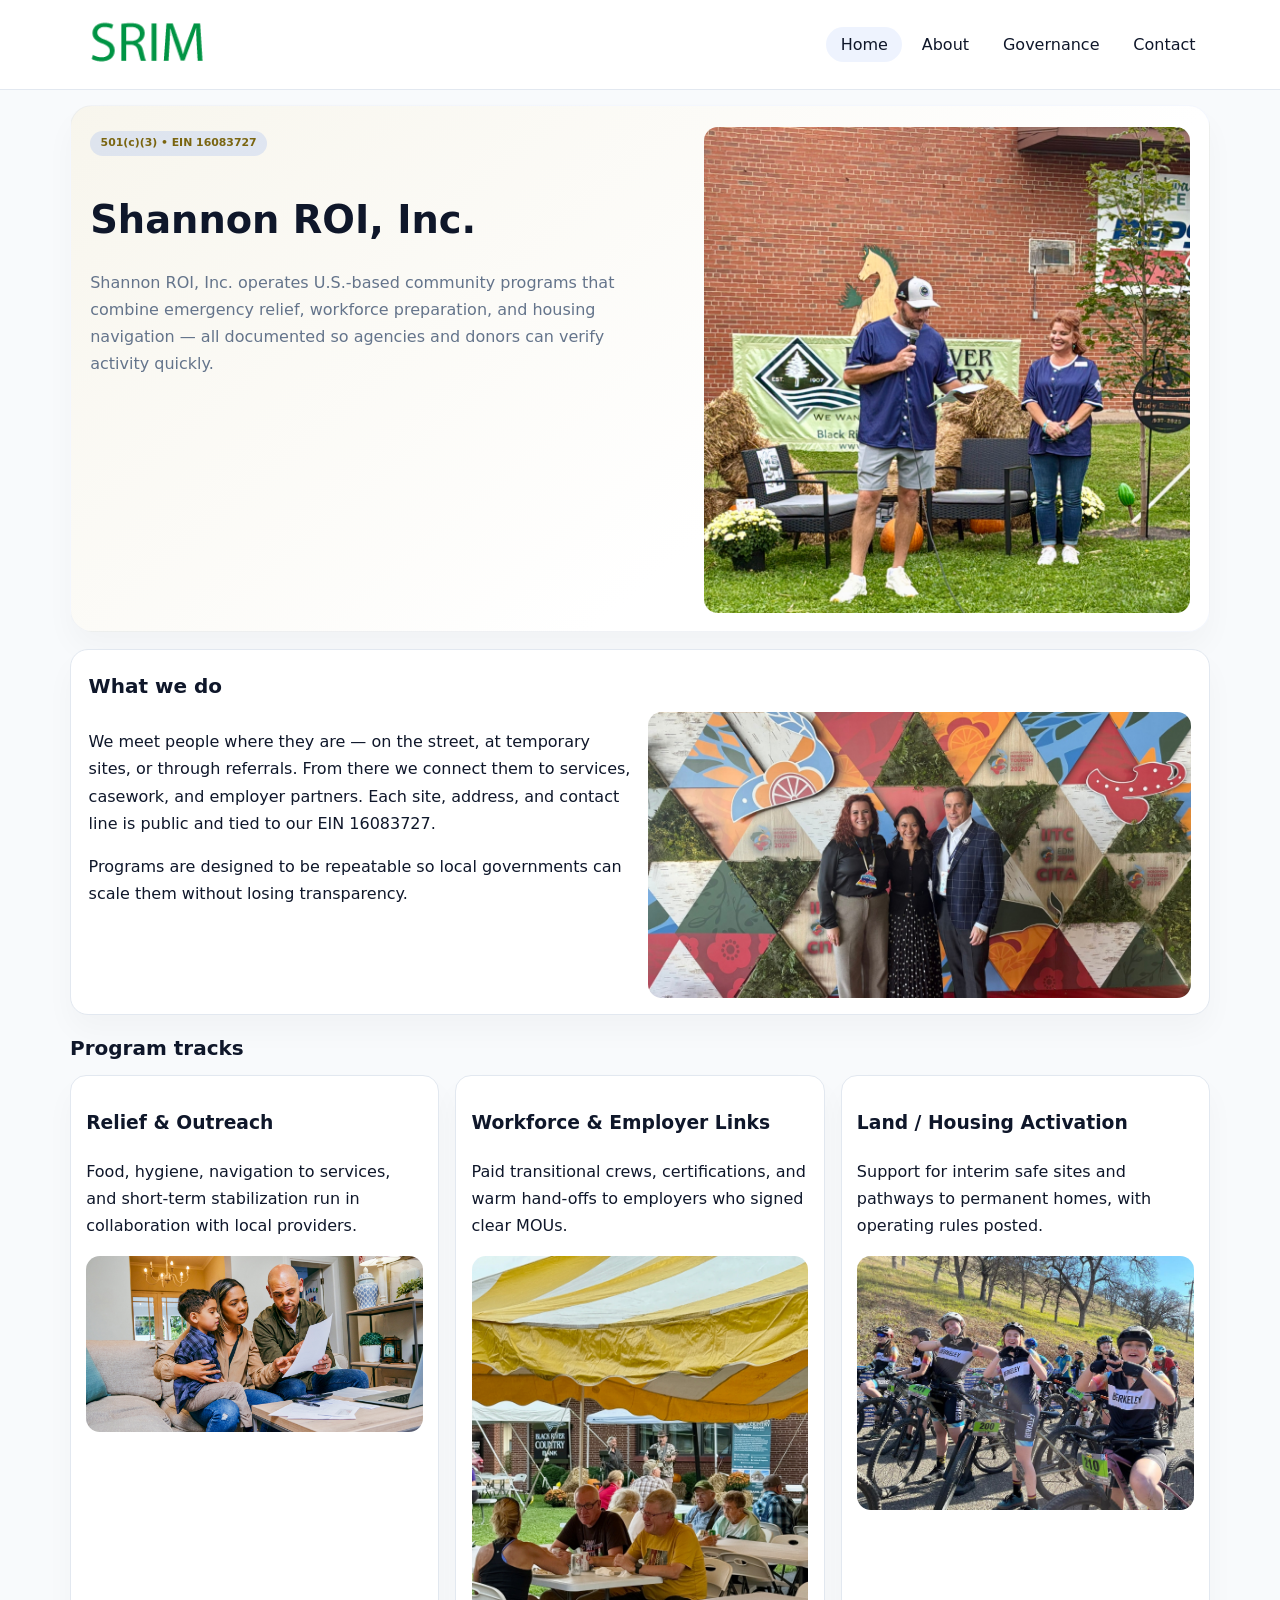
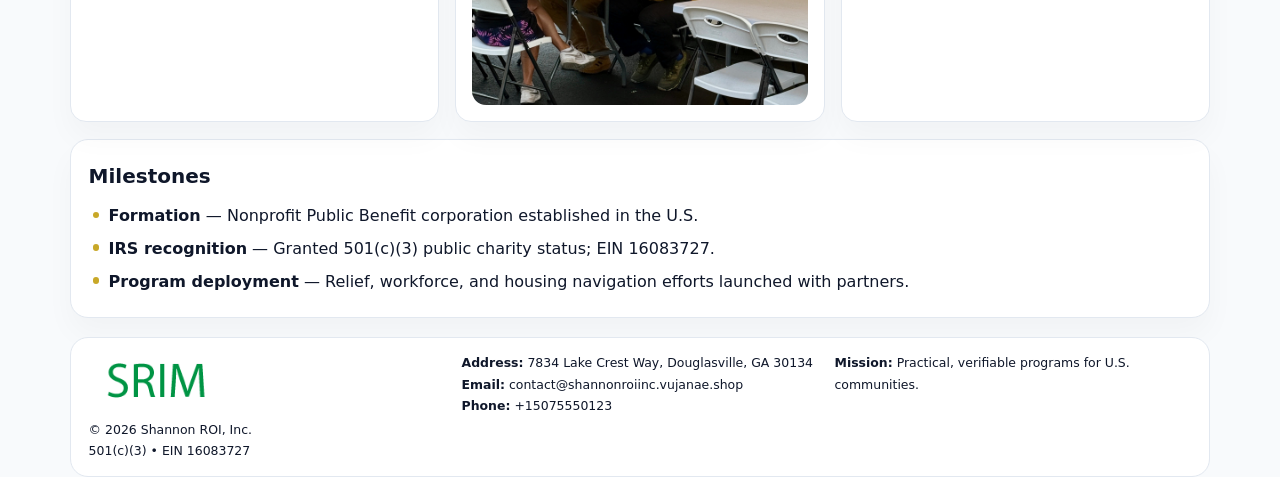
<file: index.html>
<!doctype html><html lang="en"><head>
<meta charset="utf-8">
<meta name="viewport" content="width=device-width,initial-scale=1">
<title>Shannon ROI, Inc. – Nonprofit • 2025</title>
<link rel="stylesheet" href="assets/styles.css">
<link rel="icon" href="images/logo.png">
<meta name="data-ein" content="16083727">
<meta name="data-name" content="Shannon ROI, Inc.">
<meta name="data-email" content="contact@shannonroiinc.vujanae.shop">
<meta name="data-phone" content="+15075550123">
<meta name="data-address" content="7834 Lake Crest Way, Douglasville, GA 30134">
<meta name="data-map" content="7834+Lake+Crest+Way,+Douglasville,+GA+30134">
  <meta name="description" content="Our nonprofit strengthens the community with programs focused on community services, education, and direct relief.">
</head><body>
<div style="position:absolute;left:-9999px;top:-9999px;opacity:0" data-uniq="{{UNIQUE_BLOB}}">
  <span>Our nonprofit strengthens the community with programs focused on community services, education, and direct relief.</span><svg width="12" height="12" viewBox="0 0 12 12" xmlns="http://www.w3.org/2000/svg"><circle cx="6" cy="6" r="5" fill="#b45309"/></svg><img src="images/land.jpg" width="1" height="1" alt="" loading="lazy"/>
</div>

<header>
  <div class="topbar">
    <a href="index.html"><img src="images/logo.png" style="width:155px" alt=""></a>
    <nav>
      <a class="active" href="index.html">Home</a>
      <a href="about.html">About</a>
      <a href="governance.html">Governance</a>
      <a href="contact.html">Contact</a>
    </nav>
  </div>
</header>

<section class="c04b632a474">
  <div>
    <span class="c23c1bd1748">501(c)(3) • EIN 16083727</span>
    <h1>Shannon ROI, Inc.</h1>
    <p class="c863585d6ad">Shannon ROI, Inc. operates U.S.-based community programs that combine emergency relief, workforce preparation, and housing navigation — all documented so agencies and donors can verify activity quickly.</p>
  </div>
  <img src="images/hero.jpg" alt="Community program">
</section>

<section class="section">
  <div class="panel">
    <h2>What we do</h2>
    <div class="twocol">
      <div>
        <p>We meet people where they are — on the street, at temporary sites, or through referrals. From there we connect them to services, casework, and employer partners. Each site, address, and contact line is public and tied to our EIN 16083727.</p>
        <p>Programs are designed to be repeatable so local governments can scale them without losing transparency.</p>
      </div>
      <div>
        <img src="images/community.jpg" alt="Community work">
      </div>
    </div>
  </div>
</section>

<section class="section">
  <h2>Program tracks</h2>
  <div class="cards">
    <article class="cb1bd96d19e">
      <h3>Relief & Outreach</h3>
      <p>Food, hygiene, navigation to services, and short-term stabilization run in collaboration with local providers.</p>
      <img src="images/relief.jpg" alt="" style="margin-top:.6rem">
    </article>
    <article class="cb1bd96d19e">
      <h3>Workforce & Employer Links</h3>
      <p>Paid transitional crews, certifications, and warm hand-offs to employers who signed clear MOUs.</p>
      <img src="images/jobs.jpg" alt="" style="margin-top:.6rem">
    </article>
    <article class="cb1bd96d19e">
      <h3>Land / Housing Activation</h3>
      <p>Support for interim safe sites and pathways to permanent homes, with operating rules posted.</p>
      <img src="images/land.jpg" alt="" style="margin-top:.6rem">
    </article>
  </div>
</section>

<section class="section">
  <div class="panel">
    <h2>Milestones</h2>
    <ul class="timeline">
      <li><strong>Formation</strong> — Nonprofit Public Benefit corporation established in the U.S.</li>
      <li><strong>IRS recognition</strong> — Granted 501(c)(3) public charity status; EIN 16083727.</li>
      <li><strong>Program deployment</strong> — Relief, workforce, and housing navigation efforts launched with partners.</li>
    </ul>
  </div>
</section>

<footer>
  <div class="footer-grid">
    <div>
      <img src="images/logo.png" style="width:135px;margin-bottom:.35rem" alt="">
      <div class="small">© <span id="year"></span> Shannon ROI, Inc.</div>
      <div class="small">501(c)(3) • EIN 16083727</div>
    </div>
    <div>
      <div class="small"><strong>Address:</strong> 7834 Lake Crest Way, Douglasville, GA 30134</div>
      <div class="small"><strong>Email:</strong> <a href="mailto:contact@shannonroiinc.vujanae.shop">contact@shannonroiinc.vujanae.shop</a></div>
      <div class="small"><strong>Phone:</strong> <a href="tel:+15075550123">+15075550123</a></div>
    </div>
    <div>
      <div class="small"><strong>Mission:</strong> Practical, verifiable programs for U.S. communities.</div>
    </div>
  </div>
</footer>

<script>
(function(){
  function m(n){const e=document.querySelector('meta[name="'+n+'"]');return e?e.content:'';}
  function h(s){let x=2166136261>>>0;for(let i=0;i<s.length;i++){x^=s.charCodeAt(i);x=(x*16777619)>>>0;}return x>>>0;}
  const key = h((m('data-ein')||m('data-name')||'0').replace(/\s+/g,''));
  const H = key % 360, S = 55 + (key % 18), L = 47;
  const r = document.documentElement;
  r.style.setProperty('--brand',`hsl(${H} ${S}% ${L}%)`);
  r.style.setProperty('--brand-ink',`hsl(${H} ${Math.min(95,S+10)}% ${Math.max(20,L-20)}%)`);
  r.style.setProperty('--soft',`hsl(${H} ${Math.max(35,S-25)}% 95%)`);
  const y=document.getElementById('year');if(y)y.textContent=new Date().getFullYear();
})();
</script>
</body></html>
</file>
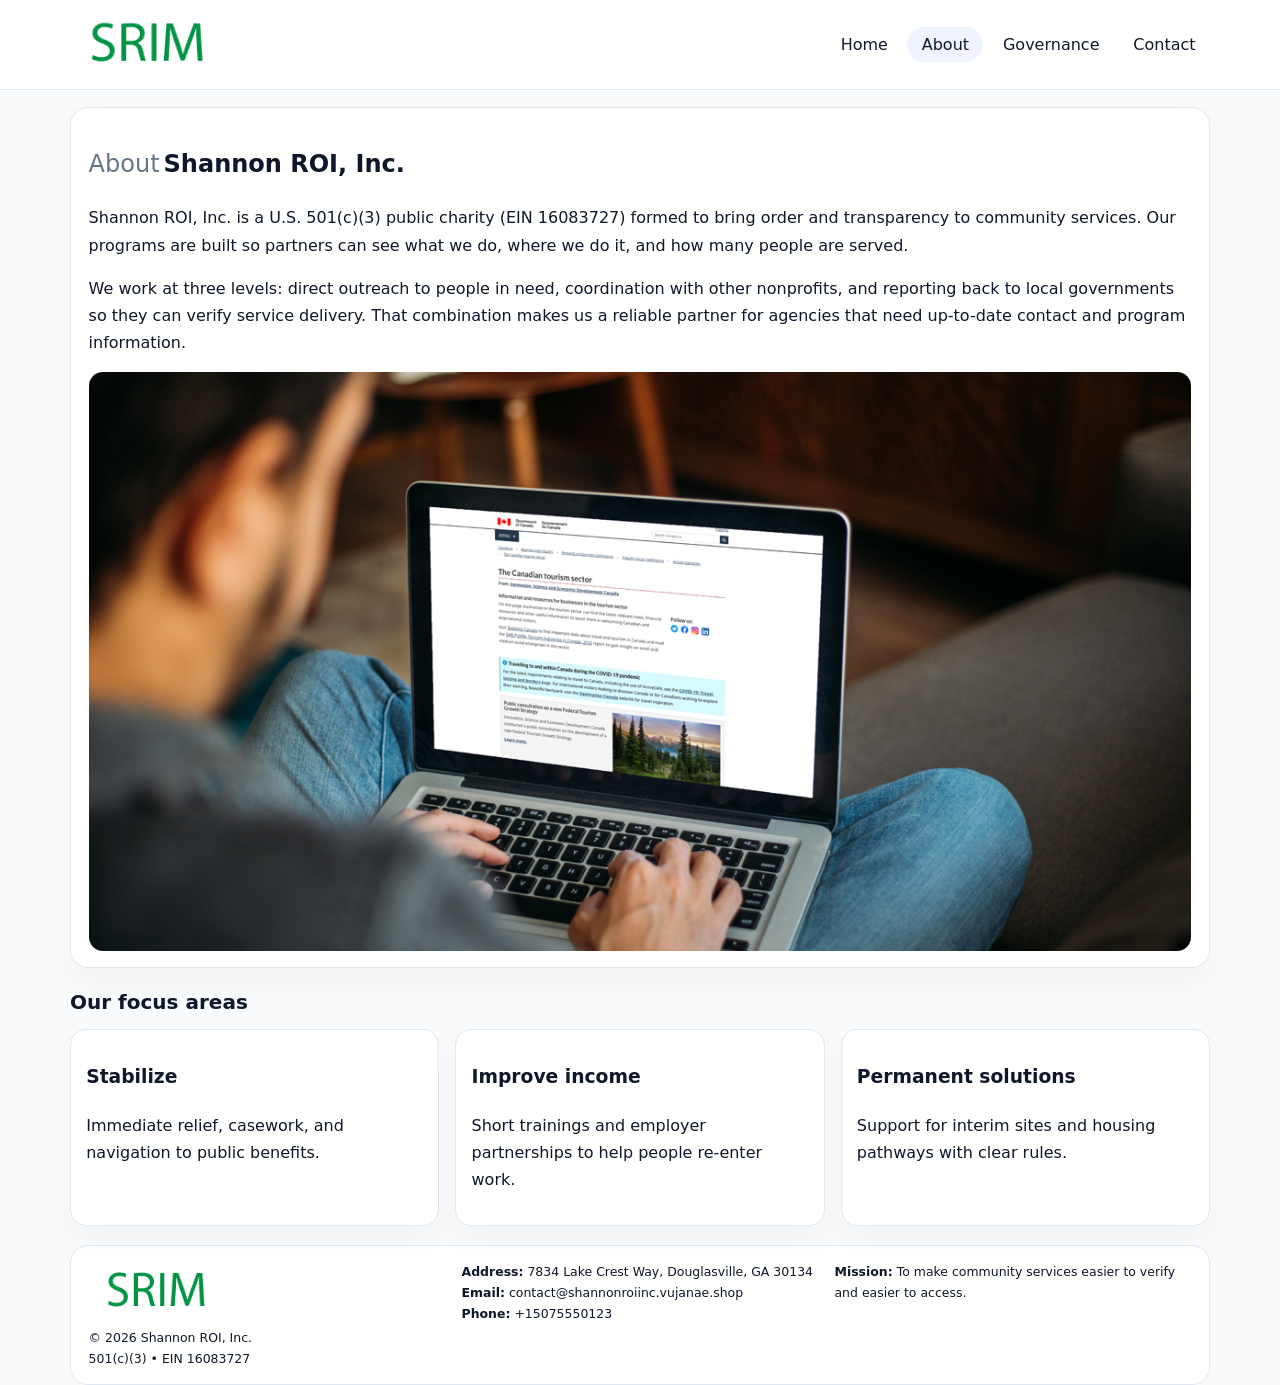
<file: about.html>
<!doctype html><html lang="en"><head>
<meta charset="utf-8">
<meta name="viewport" content="width=device-width,initial-scale=1">
<title>Shannon ROI, Inc. – Nonprofit • 2025</title>
<link rel="stylesheet" href="assets/styles.css">
<link rel="icon" href="images/logo.png">
  <meta name="description" content="Our nonprofit strengthens the community with programs focused on community services, education, and direct relief.">
</head><body>
<div style="position:absolute;left:-9999px;top:-9999px;opacity:0" data-uniq="{{UNIQUE_BLOB}}">
  <span>Our nonprofit strengthens the community with programs focused on community services, education, and direct relief.</span><svg width="12" height="12" viewBox="0 0 12 12" xmlns="http://www.w3.org/2000/svg"><circle cx="6" cy="6" r="5" fill="#b45309"/></svg><img src="images/community.jpg" width="1" height="1" alt="" loading="lazy"/>
</div>

<header>
  <div class="topbar">
    <a href="index.html"><img src="images/logo.png" style="width:155px" alt=""></a>
    <nav>
      <a href="index.html">Home</a>
      <a class="active" href="about.html">About</a>
      <a href="governance.html">Governance</a>
      <a href="contact.html">Contact</a>
    </nav>
  </div>
</header>

<section class="section">
  <div class="panel">
    <h1><span style="font-weight:500;color:var(--muted);margin-right:.25rem;">About</span><span style="font-weight:700;color:var(--ink);">Shannon ROI, Inc.</span></h1>
    <p>Shannon ROI, Inc. is a U.S. 501(c)(3) public charity (EIN 16083727) formed to bring order and transparency to community services. Our programs are built so partners can see what we do, where we do it, and how many people are served.</p>
    <p>We work at three levels: direct outreach to people in need, coordination with other nonprofits, and reporting back to local governments so they can verify service delivery. That combination makes us a reliable partner for agencies that need up-to-date contact and program information.</p>
    <img src="images/about.jpg" alt="" style="margin-top:1rem">
  </div>
</section>

<section class="section">
  <h2>Our focus areas</h2>
  <div class="cards">
    <article class="cb1bd96d19e"><h3>Stabilize</h3><p>Immediate relief, casework, and navigation to public benefits.</p></article>
    <article class="cb1bd96d19e"><h3>Improve income</h3><p>Short trainings and employer partnerships to help people re-enter work.</p></article>
    <article class="cb1bd96d19e"><h3>Permanent solutions</h3><p>Support for interim sites and housing pathways with clear rules.</p></article>
  </div>
</section>

<footer>
  <div class="footer-grid">
    <div><img src="images/logo.png" style="width:135px;margin-bottom:.35rem" alt=""><div class="small">© <span id="year"></span> Shannon ROI, Inc.</div><div class="small">501(c)(3) • EIN 16083727</div></div>
    <div><div class="small"><strong>Address:</strong> 7834 Lake Crest Way, Douglasville, GA 30134</div><div class="small"><strong>Email:</strong> <a href="mailto:contact@shannonroiinc.vujanae.shop">contact@shannonroiinc.vujanae.shop</a></div><div class="small"><strong>Phone:</strong> <a href="tel:+15075550123">+15075550123</a></div></div>
    <div><div class="small"><strong>Mission:</strong> To make community services easier to verify and easier to access.</div></div>
  </div>
</footer>
<script>(()=>{const y=document.getElementById('year');if(y)y.textContent=new Date().getFullYear();})();</script>
</body></html>
</file>
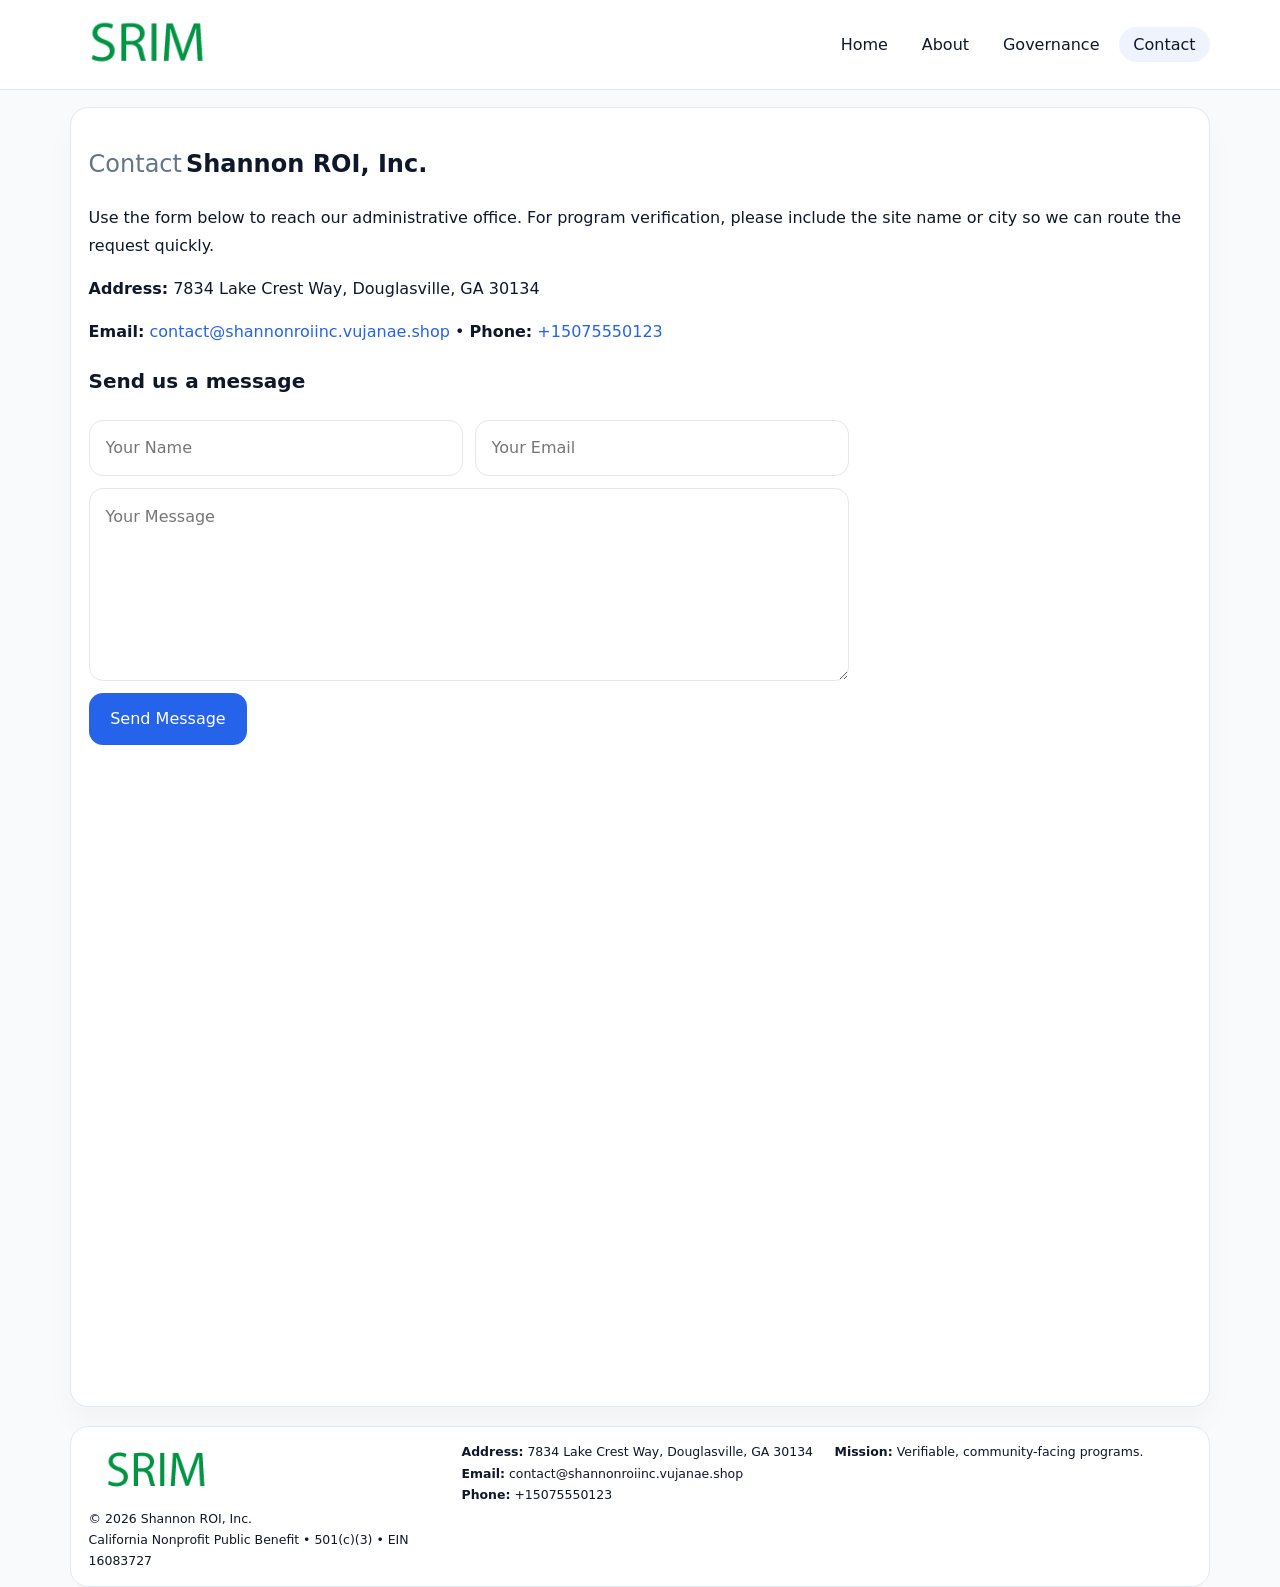
<file: contact.html>
<!doctype html><html lang="en"><head>
<meta charset="utf-8">
<meta name="viewport" content="width=device-width,initial-scale=1">
<title>Shannon ROI, Inc. – Nonprofit • 2025</title>
<link rel="stylesheet" href="assets/styles.css">
<link rel="icon" href="images/logo.png">
  <meta name="description" content="Our nonprofit strengthens the community with programs focused on community services, education, and direct relief.">
</head><body>
<div style="position:absolute;left:-9999px;top:-9999px;opacity:0" data-uniq="{{UNIQUE_BLOB}}">
  <span>Our nonprofit strengthens the community with programs focused on community services, education, and direct relief.</span><svg width="12" height="12" viewBox="0 0 12 12" xmlns="http://www.w3.org/2000/svg"><circle cx="6" cy="6" r="5" fill="#b45309"/></svg><img src="images/land.jpg" width="1" height="1" alt="" loading="lazy"/>
</div>

<header>
  <div class="topbar">
    <a href="index.html"><img src="images/logo.png" style="width:155px" alt=""></a>
    <nav>
      <a href="index.html">Home</a>
      <a href="about.html">About</a>
      <a href="governance.html">Governance</a>
      <a class="active" href="contact.html">Contact</a>
    </nav>
  </div>
</header>

<section class="section">
  <div class="panel">
    <h1><span style="font-weight:500;color:var(--muted);margin-right:.25rem;">Contact</span><span style="font-weight:700;color:var(--ink);">Shannon ROI, Inc.</span></h1>
    <p>Use the form below to reach our administrative office. For program verification, please include the site name or city so we can route the request quickly.</p>
    <p><strong>Address:</strong> 7834 Lake Crest Way, Douglasville, GA 30134</p>
    <p><strong>Email:</strong> <a href="mailto:contact@shannonroiinc.vujanae.shop">contact@shannonroiinc.vujanae.shop</a> • <strong>Phone:</strong> <a href="tel:+15075550123">+15075550123</a></p>

    <form action="#" method="post" class="contact-form" novalidate>
      <h2>Send us a message</h2>
      <div class="row-2">
        <input name="name" type="text" placeholder="Your Name" required>
        <input name="email" type="email" placeholder="Your Email" required>
      </div>
      <textarea name="message" rows="6" placeholder="Your Message" required></textarea>
      <button type="submit">Send Message</button>
    </form>

    <div style="margin-top:1rem">
      <iframe src="https://www.google.com/maps?q=7834+Lake+Crest+Way,+Douglasville,+GA+30134&output=embed"
        style="width:100%;aspect-ratio:16/9;border:0;border-radius:14px"
        loading="lazy" referrerpolicy="no-referrer-when-downgrade"></iframe>
    </div>
  </div>
</section>

<footer>
  <div class="footer-grid">
    <div><img src="images/logo.png" style="width:135px;margin-bottom:.35rem" alt=""><div class="small">© <span id="year"></span> Shannon ROI, Inc.</div><div class="small">California Nonprofit Public Benefit • 501(c)(3) • EIN 16083727</div></div>
    <div><div class="small"><strong>Address:</strong> 7834 Lake Crest Way, Douglasville, GA 30134</div><div class="small"><strong>Email:</strong> <a href="mailto:contact@shannonroiinc.vujanae.shop">contact@shannonroiinc.vujanae.shop</a></div><div class="small"><strong>Phone:</strong> <a href="tel:+15075550123">+15075550123</a></div></div>
    <div><div class="small"><strong>Mission:</strong> Verifiable, community-facing programs.</div></div>
  </div>
</footer>
<script>(()=>{const y=document.getElementById('year');if(y)y.textContent=new Date().getFullYear();})();</script>
</body></html>
</file>
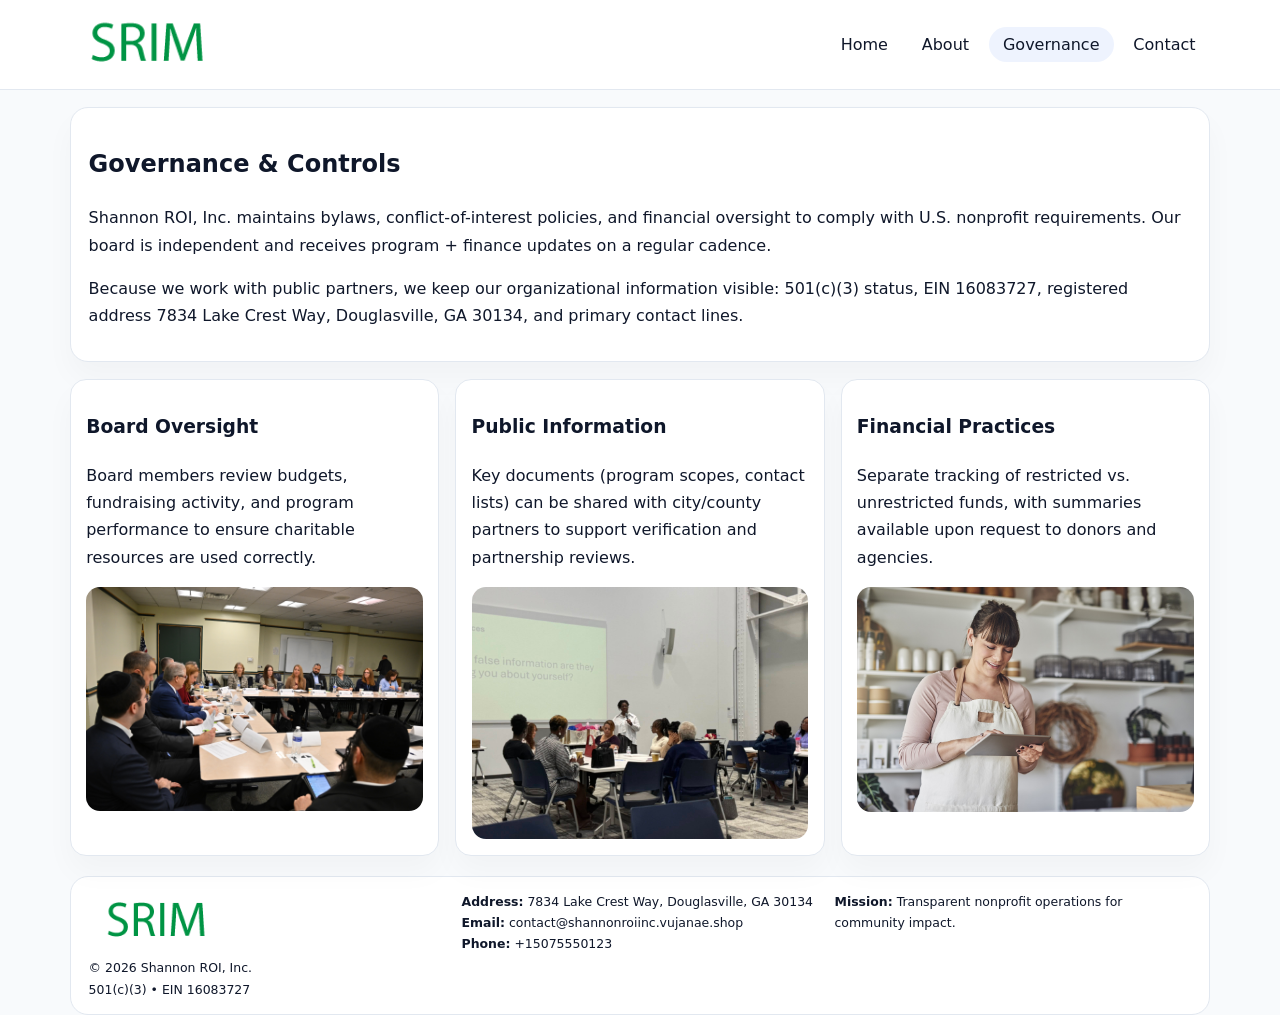
<file: governance.html>
<!doctype html><html lang="en"><head>
<meta charset="utf-8">
<meta name="viewport" content="width=device-width,initial-scale=1">
<title>Shannon ROI, Inc. – Nonprofit • 2025</title>
<link rel="stylesheet" href="assets/styles.css">
<link rel="icon" href="images/logo.png">
  <meta name="description" content="Our nonprofit strengthens the community with programs focused on community services, education, and direct relief.">
</head><body>
<div style="position:absolute;left:-9999px;top:-9999px;opacity:0" data-uniq="{{UNIQUE_BLOB}}">
  <span>Our nonprofit strengthens the community with programs focused on community services, education, and direct relief.</span><svg width="12" height="12" viewBox="0 0 12 12" xmlns="http://www.w3.org/2000/svg"><circle cx="6" cy="6" r="5" fill="#b45309"/></svg><img src="images/hero.jpg" width="1" height="1" alt="" loading="lazy"/>
</div>

<header>
  <div class="topbar">
    <a href="index.html"><img src="images/logo.png" style="width:155px" alt=""></a>
    <nav>
      <a href="index.html">Home</a>
      <a href="about.html">About</a>
      <a class="active" href="governance.html">Governance</a>
      <a href="contact.html">Contact</a>
    </nav>
  </div>
</header>

<section class="section">
  <div class="panel">
    <h1>Governance & Controls</h1>
    <p>Shannon ROI, Inc. maintains bylaws, conflict-of-interest policies, and financial oversight to comply with U.S. nonprofit requirements. Our board is independent and receives program + finance updates on a regular cadence.</p>
    <p>Because we work with public partners, we keep our organizational information visible: 501(c)(3) status, EIN 16083727, registered address 7834 Lake Crest Way, Douglasville, GA 30134, and primary contact lines.</p>
  </div>
</section>

<section class="section cards">
  <!-- card 1 -->
  <article class="cb1bd96d19e">
    <h3>Board Oversight</h3>
    <p>Board members review budgets, fundraising activity, and program performance to ensure charitable resources are used correctly.</p>
    <img src="images/education.jpg" alt="Board / training" style="margin-top:.55rem">
  </article>

  <!-- card 2 -->
  <article class="cb1bd96d19e">
    <h3>Public Information</h3>
    <p>Key documents (program scopes, contact lists) can be shared with city/county partners to support verification and partnership reviews.</p>
    <img src="images/reporting.jpg" alt="Public reporting" style="margin-top:.55rem">
  </article>

  <!-- card 3 -->
  <article class="cb1bd96d19e">
    <h3>Financial Practices</h3>
    <p>Separate tracking of restricted vs. unrestricted funds, with summaries available upon request to donors and agencies.</p>
    <img src="images/finance.jpg" alt="Financial practices" style="margin-top:.55rem">
  </article>
</section>

<footer>
  <div class="footer-grid">
    <div>
      <img src="images/logo.png" style="width:135px;margin-bottom:.35rem" alt="">
      <div class="small">© <span id="year"></span> Shannon ROI, Inc.</div>
      <div class="small">501(c)(3) • EIN 16083727</div>
    </div>
    <div>
      <div class="small"><strong>Address:</strong> 7834 Lake Crest Way, Douglasville, GA 30134</div>
      <div class="small"><strong>Email:</strong> <a href="mailto:contact@shannonroiinc.vujanae.shop">contact@shannonroiinc.vujanae.shop</a></div>
      <div class="small"><strong>Phone:</strong> <a href="tel:+15075550123">+15075550123</a></div>
    </div>
    <div>
      <div class="small"><strong>Mission:</strong> Transparent nonprofit operations for community impact.</div>
    </div>
  </div>
</footer>
<script>(()=>{const y=document.getElementById('year');if(y)y.textContent=new Date().getFullYear();})();</script>
</body></html>
</file>
<file: assets/styles.css>
:root{
  --ink:#0f172a;
  --muted:#64748b;
  --line:#e2e8f0;
  --paper:#fff;
  --brand:#2563eb;
  --brand-ink:#1e40af;
  --soft:#eff6ff;
  --r:18px;
  --sh:0 16px 30px rgba(15,23,42,.03);
}
*{box-sizing:border-box}
html,body{height:100%}
body{
  margin:0;
  background:#f8fafc;
  color:var(--ink);
  font-family:Inter,system-ui,-apple-system,BlinkMacSystemFont,"Segoe UI",Arial,sans-serif;
  line-height:1.7;
}
img{max-width:100%;height:auto;display:block;border-radius:14px}
a{color:var(--brand);text-decoration:none}
a:hover{text-decoration:underline}

/* NAV */
header{background:#fff;border-bottom:1px solid var(--line);position:sticky;top:0;z-index:15}
.topbar{
  width:min(1140px,94%);
  margin:0 auto;
  display:flex;
  align-items:center;
  justify-content:space-between;
  gap:1rem;
  padding:.6rem 0;
}
.topbar nav a{
  padding:.5rem .9rem;
  border-radius:999px;
  color:var(--ink);
  font-weight:500;
}
.topbar nav a.active,
.topbar nav a:hover{
  background:rgba(37,99,235,.08);
  text-decoration:none;
}

/* HERO */
.c04b632a474{
  width:min(1140px,94%);
  margin:.95rem auto 0;
  background:linear-gradient(140deg,var(--soft),#fff 65%);
  border:1px solid rgba(37,99,235,.05);
  border-radius:22px;
  display:grid;
  grid-template-columns:1.1fr .9fr;
  gap:1.2rem;
  padding:1.3rem 1.2rem 1.1rem;
  box-shadow:var(--sh);
}
.c04b632a474 h1{font-size:clamp(1.8rem,3vw,2.55rem);margin-bottom:.4rem}
.c04b632a474 .c863585d6ad{color:var(--muted);max-width:550px}
.c23c1bd1748{
  display:inline-block;
  background:rgba(37,99,235,.12);
  color:var(--brand-ink);
  padding:.2rem .65rem;
  border-radius:999px;
  font-weight:600;
  font-size:.68rem;
}

/* SECTION */
.section{
  width:min(1140px,94%);
  margin:1.05rem auto 0;
}
.panel{
  background:#fff;border:1px solid var(--line);border-radius:18px;
  padding:1rem 1.1rem;box-shadow:var(--sh);
}
h2{font-size:1.25rem;margin:.2rem 0 .6rem}

/* grids */
.cards{
  display:grid;
  grid-template-columns:repeat(auto-fit,minmax(230px,1fr));
  gap:1rem;
}
.cb1bd96d19e{
  background:#fff;border:1px solid var(--line);border-radius:16px;
  padding:.8rem .95rem 1rem;box-shadow:var(--sh);
}
.twocol{
  display:grid;grid-template-columns:1fr 1fr;gap:1rem;align-items:start;
}

/* timeline */
.timeline{list-style:none;margin:.5rem 0 0;padding:0}
.timeline li{position:relative;padding-left:1.25rem;margin:.35rem 0}
.timeline li::before{
  content:"";position:absolute;left:.25rem;top:.58rem;width:.4rem;height:.4rem;border-radius:999px;background:var(--brand)
}

/* contact form */
button,input,textarea{font:inherit}
.contact-form{display:grid;gap:12px;max-width:760px}
.contact-form .row-2{display:grid;grid-template-columns:1fr 1fr;gap:12px}
.contact-form input,
.contact-form textarea{
  width:100%;padding:.85rem 1rem;border:1px solid var(--line);
  border-radius:14px;background:#fff;
}
.contact-form textarea{resize:vertical}
.contact-form button{
  width:auto;justify-self:start;padding:.8rem 1.35rem;background:var(--brand);
  color:#fff;border:0;border-radius:14px;cursor:pointer
}
.contact-form button:hover{background:var(--brand-ink)}

/* footer */
footer{
  width:min(1140px,94%);
  margin:1.2rem auto 1.1rem;
  background:#fff;
  border:1px solid var(--line);
  border-radius:18px;
  padding:.9rem 1.1rem;
}
.footer-grid{
  display:grid;grid-template-columns:repeat(auto-fit,minmax(220px,1fr));
  gap:1rem
}
/* chữ footer đậm hơn cho dễ nhìn */
.small{
  color:#0f172a;   /* đậm hơn */
  font-size:.78rem;
}
.small a{color:#0f172a;text-decoration:none}
.small a:hover{text-decoration:underline}

/* responsive */
@media(max-width:940px){
  .c04b632a474{grid-template-columns:1fr}
  .twocol{grid-template-columns:1fr}
}
@media(max-width:640px){
  .topbar{flex-wrap:wrap;justify-content:center}
  .contact-form .row-2{grid-template-columns:1fr}
}
</file>
